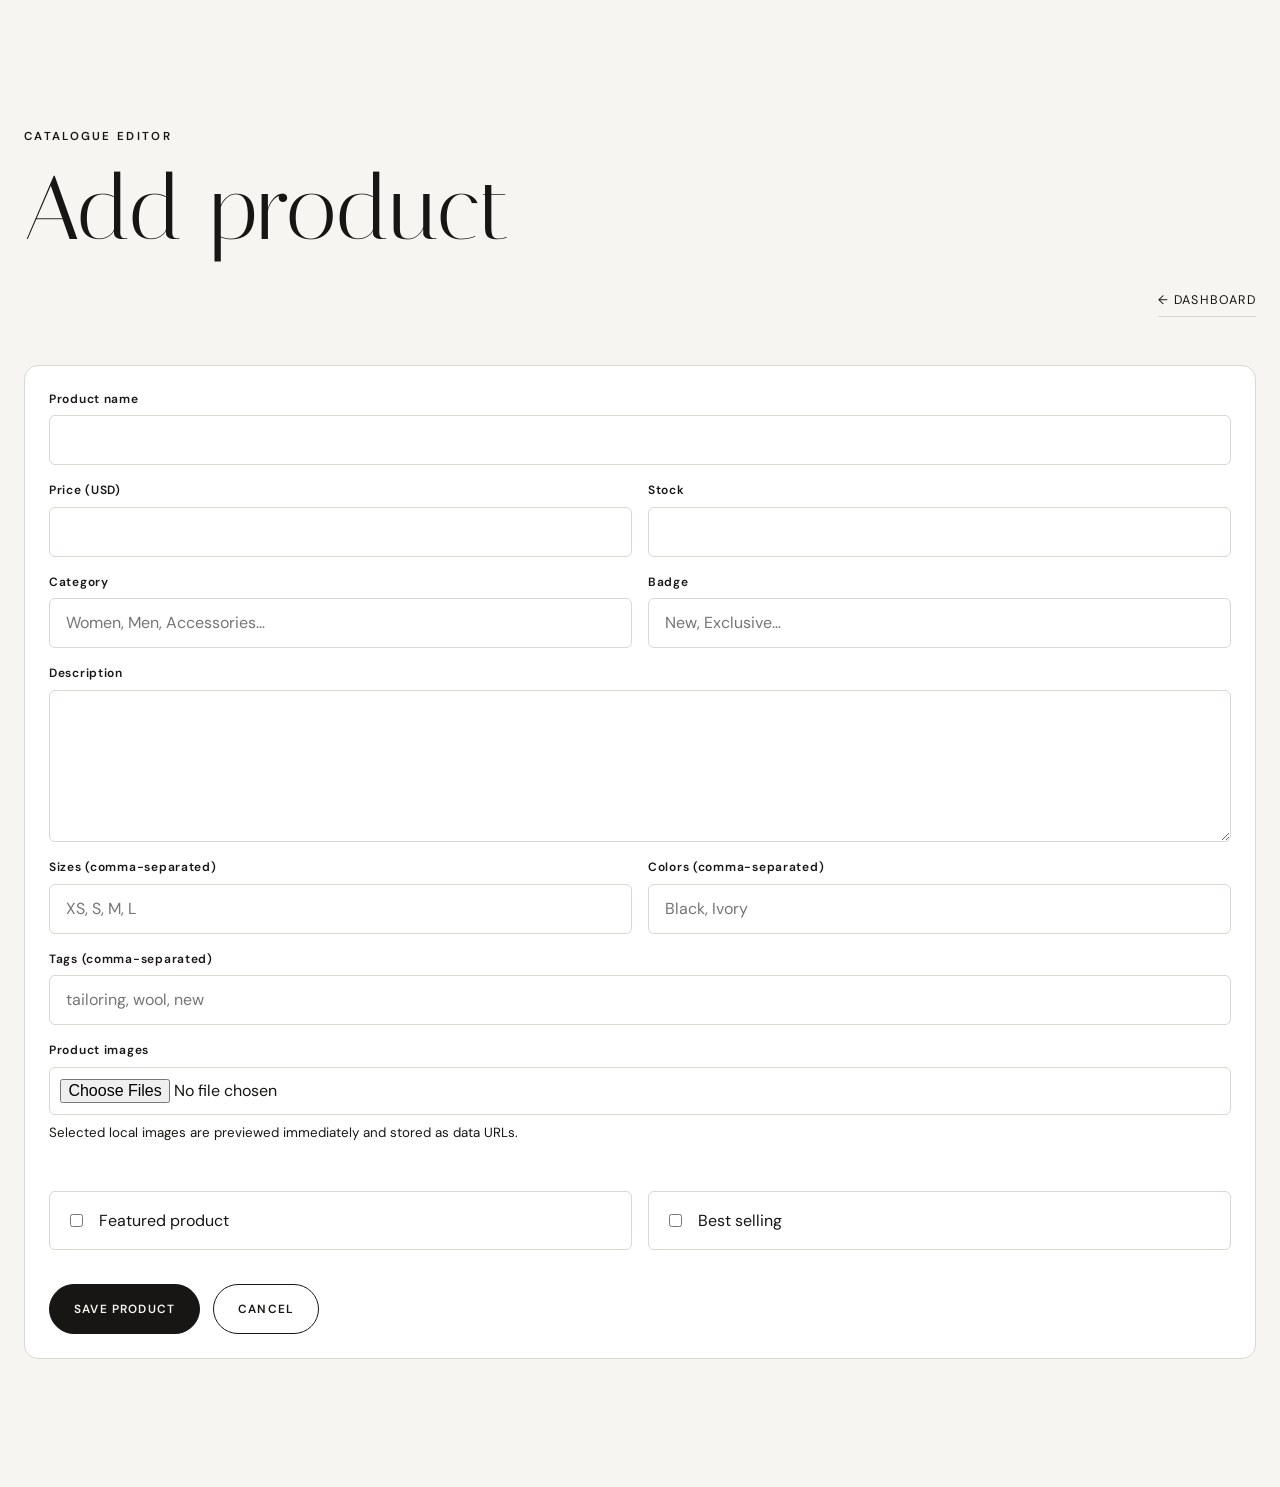
<file: add-product.html>
<!doctype html><html lang="en" data-theme="light"><head><meta charset="utf-8"><meta name="viewport" content="width=device-width,initial-scale=1"><title>Add Product | Maison Aurelia</title><link rel="stylesheet" href="https://fonts.googleapis.com/css2?family=DM+Sans:wght@400;500;600&family=Italiana&display=swap"><link rel="stylesheet" href="css/style.css"><link rel="stylesheet" href="css/admin.css"></head><body><main class="container section"><div class="section-heading"><div><p class="eyebrow">Catalogue editor</p><h1 data-form-title>Add product</h1></div><a class="arrow-link" href="admin.html">← Dashboard</a></div><form class="panel" data-product-form><div class="form-grid"><div class="form-group form-group--full"><label for="name">Product name</label><input class="form-control" id="name" name="name" required></div><div class="form-group"><label for="price">Price (USD)</label><input class="form-control" id="price" name="price" type="number" min="0" step="1" required></div><div class="form-group"><label for="stock">Stock</label><input class="form-control" id="stock" name="stock" type="number" min="0" required></div><div class="form-group"><label for="category">Category</label><input class="form-control" id="category" name="category" required placeholder="Women, Men, Accessories…"></div><div class="form-group"><label for="badge">Badge</label><input class="form-control" id="badge" name="badge" placeholder="New, Exclusive…"></div><div class="form-group form-group--full"><label for="description">Description</label><textarea class="form-control" id="description" name="description" rows="5" required></textarea></div><div class="form-group"><label for="sizes">Sizes (comma-separated)</label><input class="form-control" id="sizes" name="sizes" required placeholder="XS, S, M, L"></div><div class="form-group"><label for="colors">Colors (comma-separated)</label><input class="form-control" id="colors" name="colors" required placeholder="Black, Ivory"></div><div class="form-group form-group--full"><label for="tags">Tags (comma-separated)</label><input class="form-control" id="tags" name="tags" placeholder="tailoring, wool, new"></div><div class="form-group form-group--full"><label for="imageFiles">Product images</label><input class="form-control" id="imageFiles" name="imageFiles" type="file" accept="image/*" multiple><small>Selected local images are previewed immediately and stored as data URLs.</small><div class="image-preview-grid" data-image-preview></div></div><label class="choice-card"><input type="checkbox" name="featured"> Featured product</label><label class="choice-card"><input type="checkbox" name="bestSelling"> Best selling</label></div><div class="form-actions"><button class="button" type="submit">Save product</button><a class="button button--outline" href="admin.html">Cancel</a></div></form></main><script src="js/storage.js"></script><script src="js/theme.js"></script><script src="js/cart.js"></script><script src="js/wishlist.js"></script><script src="js/app.js"></script><script src="js/admin.js"></script></body></html>
</file>
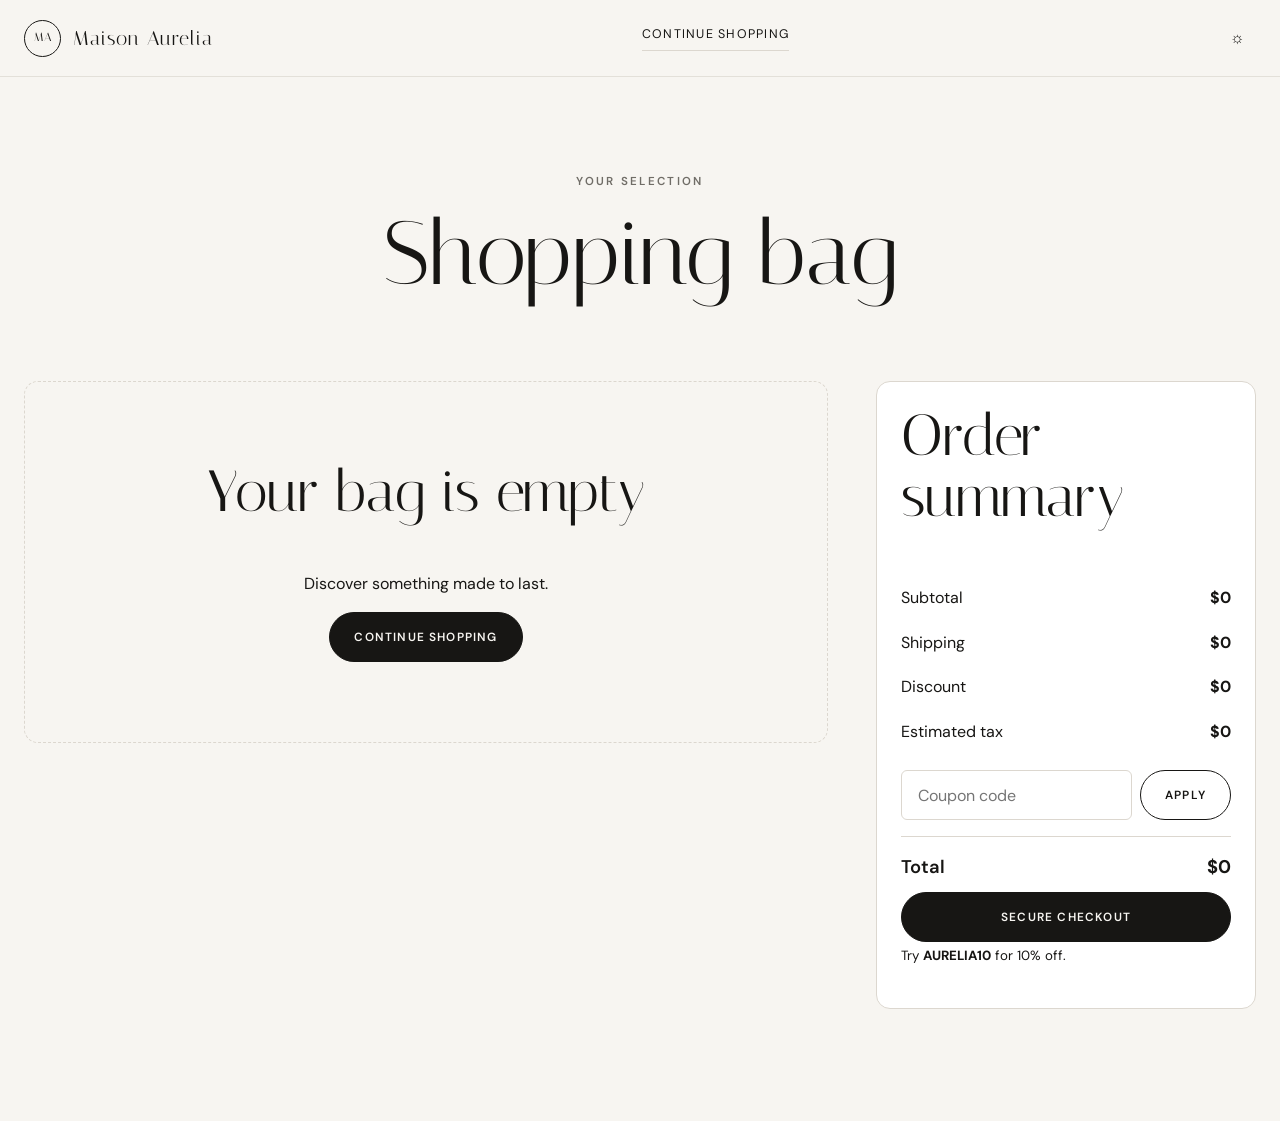
<file: cart.html>
<!doctype html><html lang="en" data-theme="light"><head><meta charset="utf-8"><meta name="viewport" content="width=device-width,initial-scale=1"><title>Shopping Bag | Maison Aurelia</title><link rel="stylesheet" href="https://fonts.googleapis.com/css2?family=DM+Sans:wght@400;500;600&family=Italiana&display=swap"><link rel="stylesheet" href="css/style.css"><link rel="stylesheet" href="css/responsive.css"></head><body><header class="site-header"><div class="container site-header__inner"><a class="brand" href="index.html"><span class="brand__mark">MA</span><span class="brand__name">Maison Aurelia</span></a><a class="arrow-link" href="shop.html">Continue shopping</a><button class="icon-button" data-theme-toggle>☼</button></div></header><main><section class="page-hero"><div class="container"><p class="eyebrow">Your selection</p><h1>Shopping bag</h1></div></section><div class="container two-column"><section data-cart-items aria-live="polite"></section><aside class="panel"><h2>Order summary</h2><div class="summary-row"><span>Subtotal</span><strong data-subtotal>$0</strong></div><div class="summary-row"><span>Shipping</span><strong data-shipping>$0</strong></div><div class="summary-row"><span>Discount</span><strong data-discount>$0</strong></div><div class="summary-row"><span>Estimated tax</span><strong data-tax>$0</strong></div><form class="coupon" data-coupon-form><input class="form-control" name="coupon" placeholder="Coupon code" aria-label="Coupon code"><button class="button button--outline">Apply</button></form><div class="summary-row summary-row--total"><span>Total</span><strong data-total>$0</strong></div><a class="button button--block" href="checkout.html">Secure checkout</a><p><small>Try <strong>AURELIA10</strong> for 10% off.</small></p></aside></div></main><script src="js/storage.js"></script><script src="js/theme.js"></script><script src="js/cart.js"></script><script src="js/wishlist.js"></script><script src="js/app.js"></script><script src="js/page.js"></script></body></html>
</file>
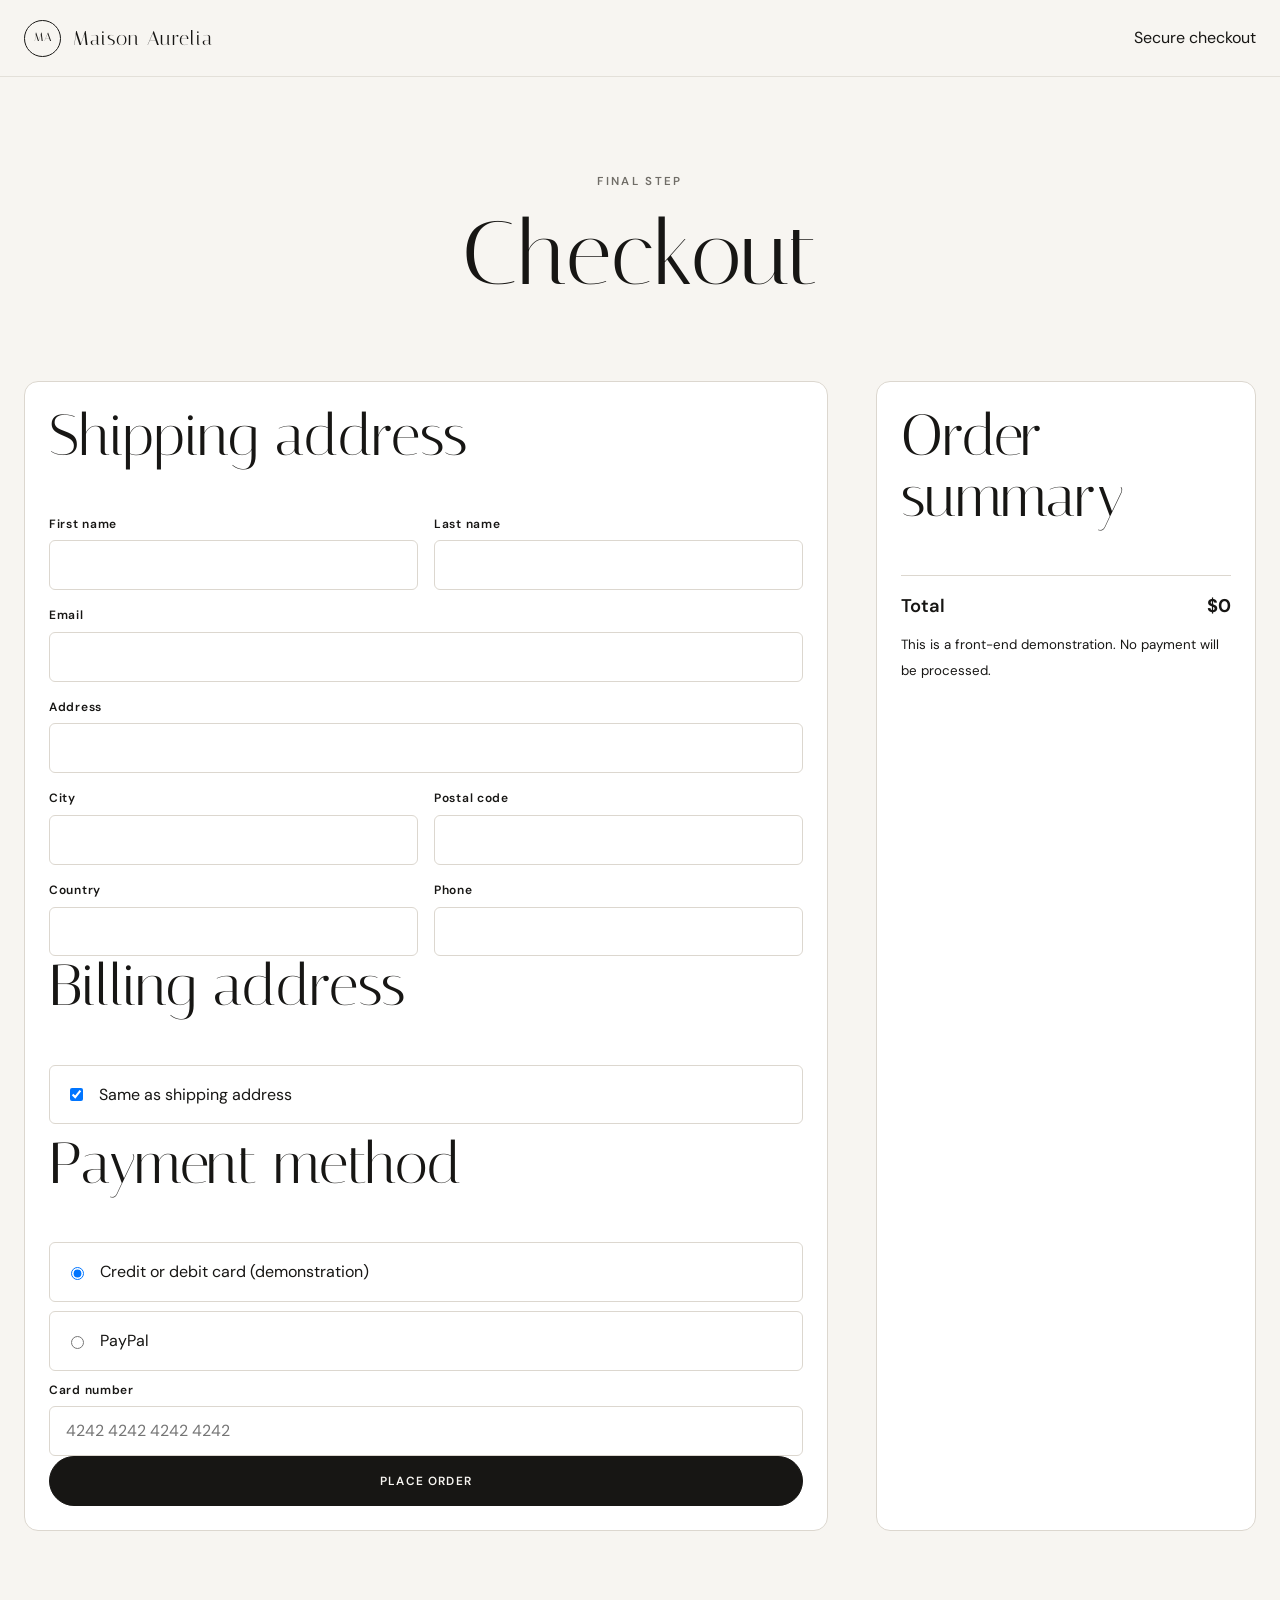
<file: checkout.html>
<!doctype html><html lang="en" data-theme="light"><head><meta charset="utf-8"><meta name="viewport" content="width=device-width,initial-scale=1"><title>Checkout | Maison Aurelia</title><link rel="stylesheet" href="https://fonts.googleapis.com/css2?family=DM+Sans:wght@400;500;600&family=Italiana&display=swap"><link rel="stylesheet" href="css/style.css"><link rel="stylesheet" href="css/responsive.css"></head><body><header class="site-header"><div class="container site-header__inner"><a class="brand" href="index.html"><span class="brand__mark">MA</span><span class="brand__name">Maison Aurelia</span></a><span>Secure checkout</span></div></header><main><section class="page-hero"><div class="container"><p class="eyebrow">Final step</p><h1>Checkout</h1></div></section><div class="container two-column" data-checkout-layout><form class="panel" data-checkout-form><h2>Shipping address</h2><div class="form-grid"><div class="form-group"><label for="firstName">First name</label><input class="form-control" id="firstName" name="firstName" required></div><div class="form-group"><label for="lastName">Last name</label><input class="form-control" id="lastName" name="lastName" required></div><div class="form-group form-group--full"><label for="email">Email</label><input class="form-control" id="email" name="email" type="email" required></div><div class="form-group form-group--full"><label for="address">Address</label><input class="form-control" id="address" name="address" required></div><div class="form-group"><label for="city">City</label><input class="form-control" id="city" name="city" required></div><div class="form-group"><label for="postal">Postal code</label><input class="form-control" id="postal" name="postal" required></div><div class="form-group"><label for="country">Country</label><input class="form-control" id="country" name="country" required></div><div class="form-group"><label for="phone">Phone</label><input class="form-control" id="phone" name="phone" type="tel"></div></div><h2>Billing address</h2><label class="choice-card"><input type="checkbox" name="billingSame" checked> Same as shipping address</label><h2>Payment method</h2><label class="choice-card"><input type="radio" name="payment" value="card" checked> Credit or debit card (demonstration)</label><label class="choice-card"><input type="radio" name="payment" value="paypal"> PayPal</label><div class="form-grid"><div class="form-group form-group--full"><label for="card">Card number</label><input class="form-control" id="card" inputmode="numeric" placeholder="4242 4242 4242 4242"></div></div><button class="button button--block" type="submit">Place order</button></form><aside class="panel"><h2>Order summary</h2><div data-checkout-summary></div><p><small>This is a front-end demonstration. No payment will be processed.</small></p></aside></div></main><script src="js/storage.js"></script><script src="js/theme.js"></script><script src="js/cart.js"></script><script src="js/wishlist.js"></script><script src="js/app.js"></script><script src="js/page.js"></script></body></html>
</file>
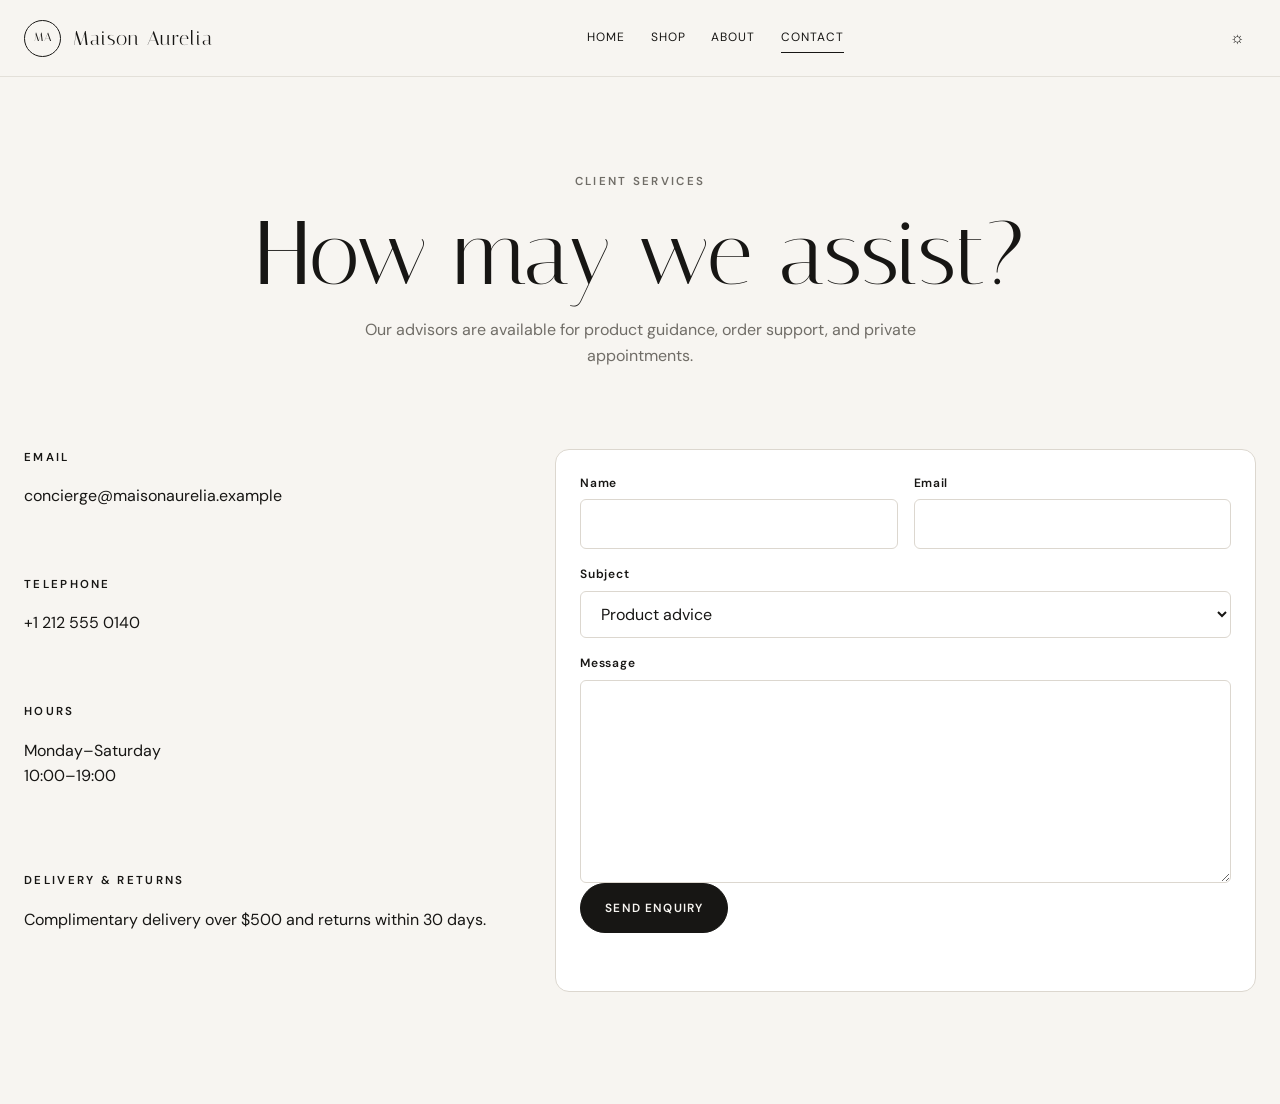
<file: contact.html>
<!doctype html><html lang="en" data-theme="light"><head><meta charset="utf-8"><meta name="viewport" content="width=device-width,initial-scale=1"><title>Contact | Maison Aurelia</title><link rel="stylesheet" href="https://fonts.googleapis.com/css2?family=DM+Sans:wght@400;500;600&family=Italiana&display=swap"><link rel="stylesheet" href="css/style.css"><link rel="stylesheet" href="css/responsive.css"></head><body><header class="site-header"><div class="container site-header__inner"><a class="brand" href="index.html"><span class="brand__mark">MA</span><span class="brand__name">Maison Aurelia</span></a><nav class="primary-navigation"><ul class="primary-navigation__list"><li><a href="index.html">Home</a></li><li><a href="shop.html">Shop</a></li><li><a href="about.html">About</a></li><li><a class="is-active" href="contact.html">Contact</a></li></ul></nav><button class="icon-button" data-theme-toggle>☼</button></div></header><main><section class="page-hero"><div class="container"><p class="eyebrow">Client services</p><h1>How may we assist?</h1><p>Our advisors are available for product guidance, order support, and private appointments.</p></div></section><div class="container contact-grid"><aside class="contact-details"><div><p class="eyebrow">Email</p><a href="mailto:concierge@maisonaurelia.example">concierge@maisonaurelia.example</a></div><div><p class="eyebrow">Telephone</p><a href="tel:+12125550140">+1 212 555 0140</a></div><div><p class="eyebrow">Hours</p><p>Monday–Saturday<br>10:00–19:00</p></div><div id="shipping"><p class="eyebrow">Delivery & returns</p><p>Complimentary delivery over $500 and returns within 30 days.</p></div></aside><form class="panel" data-contact-form><div class="form-grid"><div class="form-group"><label for="contactName">Name</label><input class="form-control" id="contactName" required></div><div class="form-group"><label for="contactEmail">Email</label><input class="form-control" id="contactEmail" type="email" required></div><div class="form-group form-group--full"><label for="subject">Subject</label><select class="form-control" id="subject"><option>Product advice</option><option>Order support</option><option>Private appointment</option><option>Press enquiry</option></select></div><div class="form-group form-group--full"><label for="message">Message</label><textarea class="form-control" id="message" rows="7" required></textarea></div></div><button class="button" type="submit">Send enquiry</button><p class="form-message" data-contact-message aria-live="polite"></p></form></div></main><script src="js/storage.js"></script><script src="js/theme.js"></script><script src="js/cart.js"></script><script src="js/wishlist.js"></script><script src="js/app.js"></script><script>document.querySelector('[data-contact-form]').addEventListener('submit',function(e){e.preventDefault();this.querySelector('[data-contact-message]').textContent='Thank you. A client advisor will be in touch shortly.';this.reset();});</script></body></html>
</file>
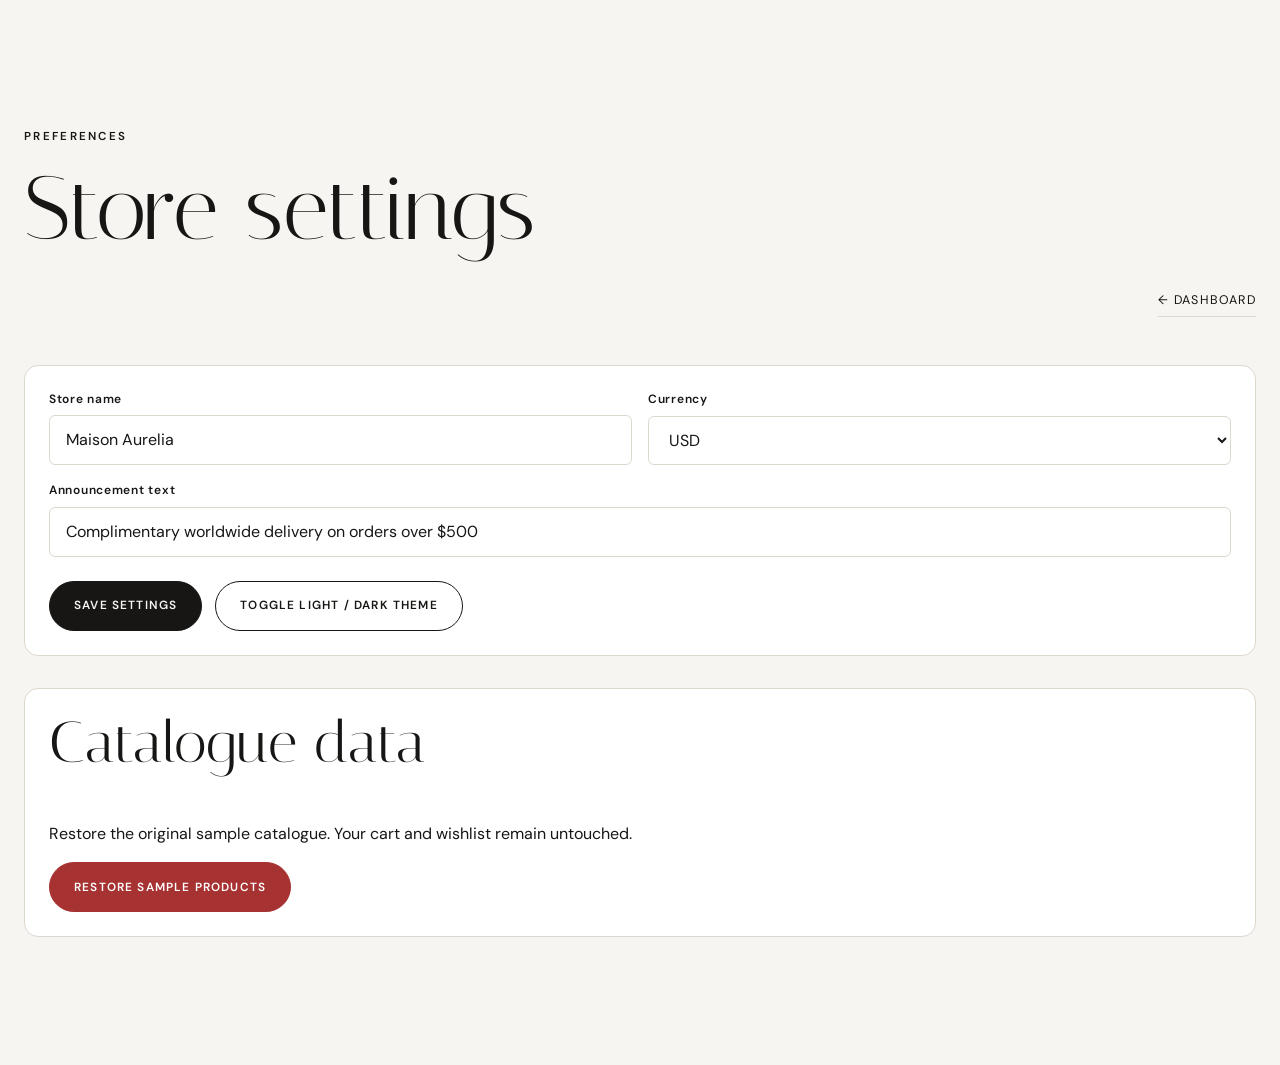
<file: settings.html>
<!doctype html><html lang="en" data-theme="light"><head><meta charset="utf-8"><meta name="viewport" content="width=device-width,initial-scale=1"><title>Settings | Maison Aurelia</title><link rel="stylesheet" href="https://fonts.googleapis.com/css2?family=DM+Sans:wght@400;500;600&family=Italiana&display=swap"><link rel="stylesheet" href="css/style.css"></head><body><main class="container section"><div class="section-heading"><div><p class="eyebrow">Preferences</p><h1>Store settings</h1></div><a class="arrow-link" href="admin.html">← Dashboard</a></div><form class="panel" data-settings-form><div class="form-grid"><div class="form-group"><label for="storeName">Store name</label><input class="form-control" id="storeName" name="storeName" value="Maison Aurelia"></div><div class="form-group"><label for="currency">Currency</label><select class="form-control" id="currency" name="currency"><option>USD</option><option>EUR</option><option>JPY</option></select></div><div class="form-group form-group--full"><label for="announcement">Announcement text</label><input class="form-control" id="announcement" name="announcement" value="Complimentary worldwide delivery on orders over $500"></div></div><div class="form-actions"><button class="button">Save settings</button><button class="button button--outline" type="button" data-theme-toggle>Toggle light / dark theme</button></div></form><section class="panel" style="margin-top:2rem"><h2>Catalogue data</h2><p>Restore the original sample catalogue. Your cart and wishlist remain untouched.</p><button class="button button--danger" type="button" data-reset-products>Restore sample products</button></section></main><script src="js/storage.js"></script><script src="js/theme.js"></script><script src="js/cart.js"></script><script src="js/wishlist.js"></script><script src="js/app.js"></script><script src="js/page.js"></script></body></html>
</file>
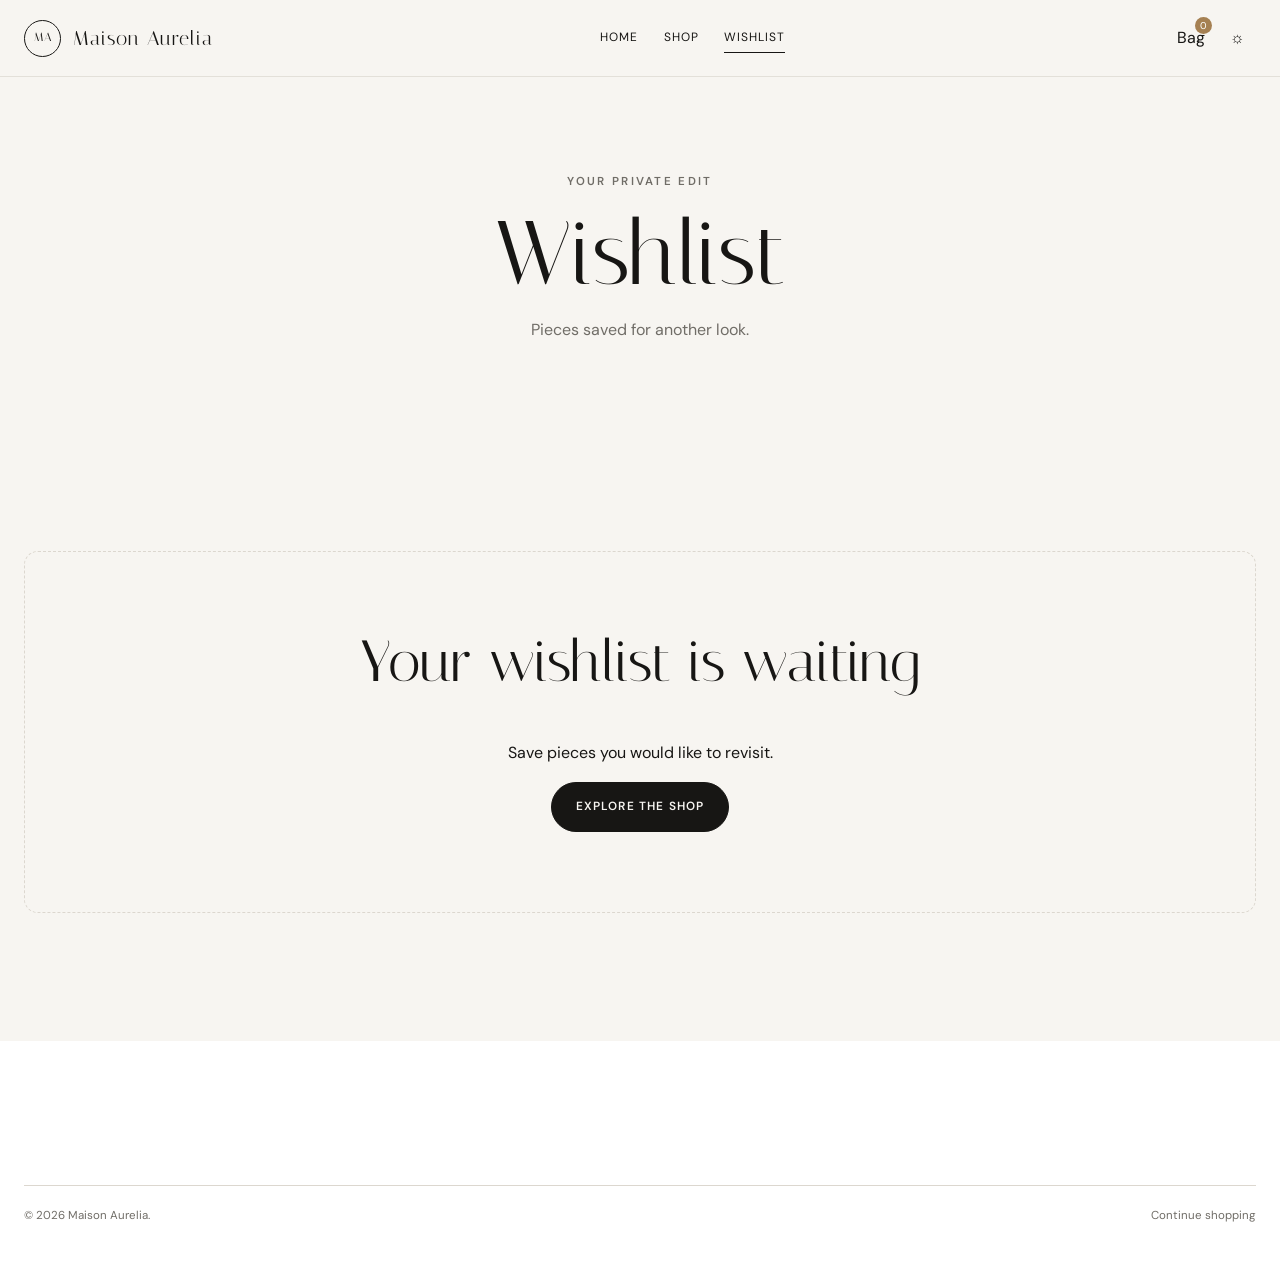
<file: wishlist.html>
<!doctype html><html lang="en" data-theme="light"><head><meta charset="utf-8"><meta name="viewport" content="width=device-width,initial-scale=1"><title>Wishlist | Maison Aurelia</title><link rel="stylesheet" href="https://fonts.googleapis.com/css2?family=DM+Sans:wght@400;500;600&family=Italiana&display=swap"><link rel="stylesheet" href="css/style.css"><link rel="stylesheet" href="css/responsive.css"></head><body><header class="site-header"><div class="container site-header__inner"><a class="brand" href="index.html"><span class="brand__mark">MA</span><span class="brand__name">Maison Aurelia</span></a><nav class="primary-navigation"><ul class="primary-navigation__list"><li><a href="index.html">Home</a></li><li><a href="shop.html">Shop</a></li><li><a class="is-active" href="wishlist.html">Wishlist</a></li></ul></nav><div class="site-header__actions"><a class="icon-button" href="cart.html">Bag<span class="action-count" data-cart-count>0</span></a><button class="icon-button" data-theme-toggle>☼</button></div></div></header><main><section class="page-hero"><div class="container"><p class="eyebrow">Your private edit</p><h1>Wishlist</h1><p>Pieces saved for another look.</p></div></section><section class="container section"><div class="product-grid" data-wishlist-grid></div></section></main><footer class="site-footer"><div class="container site-footer__bottom"><p>© <span data-current-year></span> Maison Aurelia.</p><a href="shop.html">Continue shopping</a></div></footer><script src="js/storage.js"></script><script src="js/theme.js"></script><script src="js/cart.js"></script><script src="js/wishlist.js"></script><script src="js/app.js"></script><script src="js/page.js"></script></body></html>
</file>
<file: css/style.css>
/* ========================================================================== 
   MAISON AURELIA — GLOBAL DESIGN SYSTEM
   Change the variables below to retheme the complete storefront.
   ========================================================================== */
:root {
  --blue:#3159d8; --red:#b63838; --yellow:#d8aa31; --cyan:#36b7be;
  --primary:#151412; --accent:#a58052; --bg:#f7f5f1; --surface:#fff;
  --surface-2:#eeeae4; --text:#171614; --muted:#706d67; --line:#dcd7cf;
  --success:#28724c; --danger:#a73232; --white:#fff; --black:#0d0d0c;
  --font-display:"Italiana",Georgia,serif; --font-body:"DM Sans",Arial,sans-serif;
  --space-1:.35rem; --space-2:.65rem; --space-3:1rem; --space-4:1.5rem;
  --space-5:2rem; --space-6:3rem; --space-7:5rem; --space-8:8rem;
  --radius-sm:6px; --radius-md:14px; --radius-lg:26px; --radius-pill:999px;
  --shadow-sm:0 8px 24px rgba(20,18,14,.08); --shadow-lg:0 22px 70px rgba(20,18,14,.16);
  --ease:cubic-bezier(.22,1,.36,1); --fast:180ms; --normal:420ms;
  --container:1240px; --header-height:76px;
}
[data-theme="dark"] { --bg:#11110f; --surface:#1b1a18; --surface-2:#24221f; --text:#f1eee8; --muted:#aaa69f; --line:#38352f; --primary:#eeeae3; --shadow-sm:0 8px 24px rgba(0,0,0,.28); --shadow-lg:0 22px 70px rgba(0,0,0,.45); color-scheme:dark; }
* { box-sizing:border-box; }
html { scroll-behavior:smooth; }
body { margin:0; background:var(--bg); color:var(--text); font-family:var(--font-body); line-height:1.6; }
body.menu-open { overflow:hidden; }
img { display:block; width:100%; max-width:100%; object-fit:cover; }
a { color:inherit; text-decoration:none; }
button,input,select,textarea { font:inherit; color:inherit; }
button { cursor:pointer; }
h1,h2,h3,p { margin-top:0; }
h1,h2,h3 { font-family:var(--font-display); font-weight:400; line-height:1.05; }
h1 { font-size:clamp(3.2rem,7vw,7.2rem); } h2 { font-size:clamp(2.25rem,4.5vw,4.5rem); } h3 { font-size:1.55rem; }
.container { width:min(calc(100% - 3rem),var(--container)); margin-inline:auto; }
.container--narrow { max-width:830px; text-align:center; }
.section { padding:var(--space-8) 0; }
.eyebrow { margin-bottom:var(--space-3); font-size:.72rem; font-weight:600; letter-spacing:.2em; text-transform:uppercase; }
.visually-hidden { position:absolute!important; width:1px; height:1px; padding:0; margin:-1px; overflow:hidden; clip:rect(0,0,0,0); white-space:nowrap; border:0; }
.skip-link { position:fixed; top:-100px; left:1rem; z-index:9999; padding:.8rem 1rem; background:var(--text); color:var(--bg); }
.skip-link:focus { top:1rem; }
:focus-visible { outline:3px solid var(--accent); outline-offset:3px; }
.announcement-bar { position:relative; display:flex; justify-content:center; align-items:center; min-height:34px; padding:.3rem 3rem; background:var(--black); color:var(--white); font-size:.7rem; letter-spacing:.08em; text-align:center; }
.announcement-bar p { margin:0; }.announcement-bar__close { position:absolute; right:1rem; border:0; background:none; color:inherit; font-size:1.2rem; }
.site-header { position:sticky; top:0; z-index:1000; background:color-mix(in srgb,var(--bg) 84%,transparent); border-bottom:1px solid color-mix(in srgb,var(--line) 72%,transparent); backdrop-filter:blur(18px); }
.site-header__inner { min-height:var(--header-height); display:flex; align-items:center; justify-content:space-between; gap:1.5rem; }
.brand { display:inline-flex; align-items:center; gap:.75rem; white-space:nowrap; }.brand__mark { display:grid; place-items:center; width:37px; height:37px; border:1px solid currentColor; border-radius:50%; font-family:var(--font-display); font-size:.75rem; }.brand__name { font-family:var(--font-display); font-size:1.25rem; letter-spacing:.05em; }
.primary-navigation__list,.mobile-navigation__list,.footer-links,.brand-marquee__list { list-style:none; margin:0; padding:0; }
.primary-navigation__list { display:flex; gap:1.6rem; font-size:.75rem; text-transform:uppercase; letter-spacing:.08em; }.primary-navigation a { position:relative; }.primary-navigation a::after { content:""; position:absolute; left:0; right:100%; bottom:-8px; height:1px; background:currentColor; transition:right var(--normal) var(--ease); }.primary-navigation a:hover::after,.primary-navigation a.is-active::after { right:0; }
.site-header__actions { display:flex; align-items:center; gap:.5rem; }.icon-button,.text-button,.admin-link { border:0; background:none; }.icon-button { position:relative; min-width:38px; min-height:38px; display:grid; place-items:center; border-radius:50%; }.icon-button:hover { background:var(--surface-2); }.action-count { position:absolute; top:-2px; right:-2px; display:grid; place-items:center; min-width:17px; height:17px; padding:0 4px; border-radius:999px; background:var(--accent); color:#fff; font-size:.62rem; }.admin-link { font-size:.72rem; text-transform:uppercase; }.menu-toggle { display:none; }.theme-toggle__moon { display:none; }[data-theme="dark"] .theme-toggle__sun { display:none; }[data-theme="dark"] .theme-toggle__moon { display:inline; }
.search-panel { position:absolute; inset:100% 0 auto; padding:1.5rem 0; background:var(--surface); border-bottom:1px solid var(--line); box-shadow:var(--shadow-sm); transform:translateY(-12px); opacity:0; visibility:hidden; transition:.25s; }.search-panel.is-open { transform:none; opacity:1; visibility:visible; }.search-panel__inner { display:flex; gap:1rem; }.search-panel input { flex:1; padding:1rem 0; border:0; border-bottom:1px solid var(--line); background:transparent; font-family:var(--font-display); font-size:1.5rem; }.search-results { max-height:55vh; overflow:auto; }.search-result { display:flex; align-items:center; gap:1rem; padding:.8rem 0; border-bottom:1px solid var(--line); }.search-result img { width:55px; height:68px; }
.mobile-navigation,.drawer-backdrop { display:none; }
.hero { position:relative; min-height:calc(100vh - 110px); display:flex; align-items:flex-end; overflow:hidden; color:#fff; }.hero__media,.hero__overlay { position:absolute; inset:0; }.hero__media img { height:100%; }.hero__overlay { background:linear-gradient(90deg,rgba(0,0,0,.58),rgba(0,0,0,.08) 70%),linear-gradient(0deg,rgba(0,0,0,.38),transparent 50%); }.hero__content { position:relative; z-index:1; padding-bottom:10vh; }.hero h1 { max-width:850px; margin-bottom:1.4rem; }.hero h1 em { font-weight:400; }.hero__description { max-width:520px; font-size:1.05rem; }.hero__scroll { position:absolute; z-index:2; right:3rem; bottom:3rem; display:flex; gap:1rem; font-size:.7rem; letter-spacing:.12em; text-transform:uppercase; }
.button-group { display:flex; flex-wrap:wrap; gap:.8rem; margin-top:2rem; }.button { display:inline-flex; justify-content:center; align-items:center; min-height:50px; padding:.8rem 1.5rem; border:1px solid var(--text); border-radius:var(--radius-pill); background:var(--text); color:var(--bg); font-size:.74rem; font-weight:600; letter-spacing:.1em; text-transform:uppercase; transition:transform var(--fast),background var(--fast); }.button:hover { transform:translateY(-2px); }.button--light { border-color:#fff; background:#fff; color:#111; }.button--ghost-light { border-color:#fff; background:transparent; color:#fff; }.button--outline { background:transparent; color:var(--text); }.button--danger { border-color:var(--danger); background:var(--danger); color:#fff; }.button--block { width:100%; }
.brand-statement p:last-child { max-width:630px; margin:1.5rem auto 0; color:var(--muted); }.section-heading { display:flex; justify-content:space-between; align-items:end; gap:2rem; margin-bottom:3rem; }.section-heading h2 { margin:0; }.arrow-link { display:inline-flex; gap:.8rem; border-bottom:1px solid var(--line); padding-bottom:.3rem; font-size:.78rem; text-transform:uppercase; letter-spacing:.1em; }
.collection-grid { display:grid; grid-template-columns:1.35fr 1fr; grid-template-rows:repeat(2,420px); gap:1.2rem; }.collection-card { position:relative; overflow:hidden; border-radius:var(--radius-md); color:#fff; }.collection-card--large { grid-row:1/3; }.collection-card img { height:100%; transition:transform 1s var(--ease); }.collection-card::after { content:""; position:absolute; inset:0; background:linear-gradient(0deg,rgba(0,0,0,.58),transparent 60%); }.collection-card:hover img { transform:scale(1.035); }.collection-card__content { position:absolute; z-index:1; left:2rem; right:2rem; bottom:2rem; display:flex; flex-direction:column; align-items:flex-start; }.collection-card__title { font-family:var(--font-display); font-size:2.2rem; }.collection-card__link { margin-top:.8rem; font-size:.72rem; text-transform:uppercase; letter-spacing:.1em; }
.product-grid { display:grid; grid-template-columns:repeat(4,1fr); gap:1.25rem; }.product-card { position:relative; min-width:0; }.product-card__media { position:relative; aspect-ratio:3/4; overflow:hidden; border-radius:var(--radius-md); background:var(--surface-2); }.product-card__media img { height:100%; transition:transform .7s var(--ease); }.product-card:hover img { transform:scale(1.035); }.product-card__body { padding:1rem .15rem; }.product-card__title { margin:.25rem 0; font-family:var(--font-display); font-size:1.25rem; }.product-card__meta { display:flex; justify-content:space-between; gap:1rem; color:var(--muted); font-size:.78rem; }.product-card__badge { position:absolute; top:.8rem; left:.8rem; z-index:2; padding:.35rem .65rem; background:var(--surface); color:var(--text); border-radius:var(--radius-pill); font-size:.62rem; text-transform:uppercase; }.product-card__wishlist { position:absolute; top:.7rem; right:.7rem; z-index:2; background:var(--surface); }.product-card__actions { position:absolute; z-index:2; left:.7rem; right:.7rem; bottom:.7rem; display:flex; gap:.4rem; transform:translateY(120%); transition:transform .35s var(--ease); }.product-card:hover .product-card__actions { transform:none; }.product-card__actions .button { flex:1; min-height:42px; padding:.5rem; }.product-card--skeleton { aspect-ratio:3/4; border-radius:var(--radius-md); background:linear-gradient(100deg,var(--surface-2) 30%,var(--surface) 50%,var(--surface-2) 70%); background-size:400%; animation:shimmer 1.5s infinite; }
.editorial-feature { display:grid; grid-template-columns:1.15fr .85fr; min-height:720px; background:var(--surface-2); }.editorial-feature__image img { height:100%; }.editorial-feature__content { display:flex; flex-direction:column; justify-content:center; align-items:flex-start; padding:8vw; }.editorial-feature__content p { max-width:450px; color:var(--muted); }.brand-marquee { text-align:center; }.brand-marquee__list { display:flex; flex-wrap:wrap; justify-content:space-around; gap:2rem; margin-top:2rem; font-family:var(--font-display); font-size:clamp(1.3rem,2vw,2rem); color:var(--muted); }.newsletter { background:var(--primary); color:var(--bg); }.newsletter p { color:color-mix(in srgb,var(--bg) 70%,transparent); }.newsletter-form { max-width:580px; margin:2rem auto 0; }.field { display:flex; border-bottom:1px solid currentColor; }.field input { flex:1; padding:1rem 0; border:0; background:transparent; outline:0; }.field button { border:0; background:none; }.form-message { min-height:1.5rem; margin:.6rem 0 0; font-size:.8rem; }
.site-footer { padding:5rem 0 1.5rem; background:var(--surface); }.site-footer__grid { display:grid; grid-template-columns:2fr repeat(3,1fr); gap:3rem; }.site-footer__brand p { margin-top:1rem; color:var(--muted); }.footer-heading { font-family:var(--font-body); font-size:.7rem; font-weight:600; letter-spacing:.14em; text-transform:uppercase; }.footer-links { display:grid; gap:.65rem; color:var(--muted); font-size:.88rem; }.site-footer__bottom { display:flex; justify-content:space-between; margin-top:4rem; padding-top:1.3rem; border-top:1px solid var(--line); color:var(--muted); font-size:.72rem; }.site-footer__legal { display:flex; gap:1.3rem; }.site-footer__legal button { padding:0; border:0; background:none; }.back-to-top { position:fixed; right:1.5rem; bottom:1.5rem; z-index:50; width:45px; height:45px; border:1px solid var(--line); border-radius:50%; background:var(--surface); box-shadow:var(--shadow-sm); opacity:0; transform:translateY(12px); pointer-events:none; transition:.25s; }.back-to-top.is-visible { opacity:1; transform:none; pointer-events:auto; }
/* Interior pages and reusable forms */
.page-hero { padding:6rem 0 4rem; text-align:center; }.page-hero h1 { margin-bottom:1rem; }.page-hero p { max-width:650px; margin-inline:auto; color:var(--muted); }.toolbar { display:flex; flex-wrap:wrap; gap:1rem; align-items:center; margin-bottom:2rem; padding:1rem; border:1px solid var(--line); border-radius:var(--radius-md); background:var(--surface); }.toolbar input,.toolbar select,.form-control { min-height:46px; padding:.7rem 1rem; border:1px solid var(--line); border-radius:var(--radius-sm); background:var(--surface); }.toolbar input { flex:1; min-width:220px; }.pagination { display:flex; justify-content:center; gap:.5rem; margin-top:3rem; }.pagination button { width:42px; height:42px; border:1px solid var(--line); border-radius:50%; background:var(--surface); }.pagination button.is-active { background:var(--text); color:var(--bg); }
.product-detail { display:grid; grid-template-columns:1.15fr .85fr; gap:5rem; padding:4rem 0 7rem; }.product-gallery { display:grid; grid-template-columns:100px 1fr; gap:1rem; }.product-gallery__thumbs { display:grid; align-content:start; gap:.75rem; }.product-gallery__thumb { padding:0; border:2px solid transparent; background:none; }.product-gallery__thumb.is-active { border-color:var(--accent); }.product-gallery__main { aspect-ratio:3/4; overflow:hidden; border-radius:var(--radius-md); background:var(--surface-2); }.product-gallery__main img { height:100%; }.product-info { position:sticky; top:120px; align-self:start; }.product-info__price { font-size:1.25rem; }.rating { color:var(--accent); }.option-group { margin:1.5rem 0; }.option-group legend { margin-bottom:.6rem; font-size:.75rem; text-transform:uppercase; letter-spacing:.12em; }.option-list { display:flex; flex-wrap:wrap; gap:.6rem; }.option-list input { position:absolute; opacity:0; }.option-list label { display:grid; place-items:center; min-width:44px; height:44px; padding:0 .8rem; border:1px solid var(--line); border-radius:var(--radius-pill); }.option-list input:checked+label { border-color:var(--text); background:var(--text); color:var(--bg); }.quantity-control { display:inline-flex; align-items:center; border:1px solid var(--line); border-radius:var(--radius-pill); }.quantity-control button { width:42px; height:42px; border:0; background:none; }.quantity-control input { width:45px; border:0; background:none; text-align:center; }
.two-column { display:grid; grid-template-columns:1fr 380px; gap:3rem; padding-bottom:7rem; }.panel { padding:1.5rem; border:1px solid var(--line); border-radius:var(--radius-md); background:var(--surface); }.cart-item { display:grid; grid-template-columns:110px 1fr auto; gap:1.2rem; padding:1.2rem 0; border-bottom:1px solid var(--line); }.cart-item img { height:145px; border-radius:var(--radius-sm); }.cart-item__actions { display:flex; align-items:center; gap:1rem; }.summary-row { display:flex; justify-content:space-between; padding:.6rem 0; }.summary-row--total { margin-top:.7rem; padding-top:1rem; border-top:1px solid var(--line); font-size:1.15rem; font-weight:600; }.empty-state { grid-column:1/-1; padding:5rem 1rem; text-align:center; border:1px dashed var(--line); border-radius:var(--radius-md); }.coupon { display:flex; gap:.5rem; margin:1rem 0; }.coupon input { min-width:0; flex:1; }
.form-grid { display:grid; grid-template-columns:repeat(2,1fr); gap:1rem; }.form-group { display:grid; gap:.4rem; }.form-group--full { grid-column:1/-1; }.form-group label { font-size:.75rem; font-weight:600; letter-spacing:.06em; }.form-control { width:100%; }.form-control[type="file"] { padding:.65rem; }.form-actions { display:flex; gap:.8rem; margin-top:1.5rem; }.choice-card { display:flex; gap:.8rem; padding:1rem; border:1px solid var(--line); border-radius:var(--radius-sm); margin:.6rem 0; }.notice { padding:1rem; border-radius:var(--radius-sm); background:var(--surface-2); }.toast-region { position:fixed; z-index:3000; right:1.5rem; bottom:5rem; display:grid; gap:.6rem; }.toast { padding:1rem 1.2rem; border-radius:var(--radius-sm); background:var(--text); color:var(--bg); box-shadow:var(--shadow-lg); animation:slideUp .3s var(--ease); }.modal { position:fixed; inset:0; z-index:2500; display:none; place-items:center; padding:1rem; background:rgba(0,0,0,.58); }.modal.is-open { display:grid; }.modal__dialog { width:min(100%,470px); padding:2rem; border-radius:var(--radius-md); background:var(--surface); box-shadow:var(--shadow-lg); }.modal__actions { display:flex; justify-content:flex-end; gap:.7rem; margin-top:1.5rem; }
.content-page { max-width:850px; margin:0 auto; padding:0 1.5rem 7rem; }.content-page h2 { margin-top:3rem; font-size:2.2rem; }.contact-grid { display:grid; grid-template-columns:.8fr 1.2fr; gap:4rem; padding-bottom:7rem; }.contact-details { display:grid; gap:1.5rem; }.image-preview-grid { display:grid; grid-template-columns:repeat(4,1fr); gap:.7rem; margin-top:1rem; }.image-preview-grid img { aspect-ratio:1; border-radius:var(--radius-sm); }
@keyframes shimmer { to { background-position:-400% 0; } }
</file>
<file: css/admin.css>
/* Admin-only dashboard and data-table presentation. */
.admin-shell { display:grid; grid-template-columns:250px 1fr; min-height:100vh; }.admin-sidebar { position:sticky; top:0; height:100vh; padding:2rem 1.3rem; background:#11110f; color:#f7f5f1; }.admin-sidebar nav { display:grid; gap:.5rem; margin-top:3rem; }.admin-sidebar a { padding:.8rem 1rem; border-radius:var(--radius-sm); }.admin-sidebar a:hover,.admin-sidebar a.is-active { background:#292722; }.admin-main { min-width:0; padding:3rem; }.admin-topbar { display:flex; justify-content:space-between; align-items:center; gap:1rem; margin-bottom:2rem; }.admin-topbar h1 { margin:0; font-size:3rem; }.stat-grid { display:grid; grid-template-columns:repeat(4,1fr); gap:1rem; margin-bottom:2rem; }.stat-card { padding:1.4rem; border:1px solid var(--line); border-radius:var(--radius-md); background:var(--surface); }.stat-card strong { display:block; margin-top:.5rem; font-family:var(--font-display); font-size:2rem; }.table-wrap { overflow:auto; border:1px solid var(--line); border-radius:var(--radius-md); background:var(--surface); }.data-table { width:100%; border-collapse:collapse; }.data-table th,.data-table td { padding:1rem; border-bottom:1px solid var(--line); text-align:left; white-space:nowrap; }.data-table th { font-size:.7rem; text-transform:uppercase; letter-spacing:.1em; }.product-cell { display:flex; align-items:center; gap:.8rem; }.product-cell img { width:46px; height:58px; border-radius:4px; }.table-actions { display:flex; gap:.4rem; }.table-actions button,.table-actions a { padding:.4rem .7rem; border:1px solid var(--line); border-radius:var(--radius-sm); background:transparent; font-size:.75rem; }
@media (max-width:900px) { .admin-shell { grid-template-columns:1fr; }.admin-sidebar { position:static; height:auto; }.admin-sidebar nav { grid-template-columns:repeat(3,1fr); margin-top:1rem; }.admin-main { padding:1.5rem; }.stat-grid { grid-template-columns:repeat(2,1fr); } }
@media (max-width:520px) { .admin-sidebar nav { grid-template-columns:1fr 1fr; }.stat-grid { grid-template-columns:1fr; }.admin-topbar { align-items:flex-start; flex-direction:column; } }
</file>
<file: css/responsive.css>
/* Responsive layout overrides: desktop-first, grouped by breakpoint. */
@media (max-width:1050px) {
  .primary-navigation,.admin-link { display:none; }.menu-toggle { display:grid; }.product-grid { grid-template-columns:repeat(3,1fr); }.site-footer__grid { grid-template-columns:repeat(2,1fr); }.product-detail { gap:2.5rem; }
  .mobile-navigation { position:fixed; display:block; z-index:2000; inset:0 auto 0 0; width:min(88vw,390px); padding:1.5rem; background:var(--surface); transform:translateX(-105%); transition:transform var(--normal) var(--ease); }.mobile-navigation.is-open { transform:none; }.mobile-navigation__header { display:flex; justify-content:space-between; align-items:center; padding-bottom:1.5rem; border-bottom:1px solid var(--line); }.mobile-navigation__list { display:grid; gap:1.2rem; padding-top:2rem; font-family:var(--font-display); font-size:1.8rem; }.drawer-backdrop { position:fixed; display:block; z-index:1900; inset:0; border:0; background:rgba(0,0,0,.48); opacity:0; visibility:hidden; }.drawer-backdrop.is-open { opacity:1; visibility:visible; }
}
@media (max-width:780px) {
  :root { --space-8:5rem; }.container { width:min(calc(100% - 2rem),var(--container)); }.brand__name { display:none; }.site-header__actions { gap:.1rem; }.site-header__actions .admin-link { display:none; }.hero { min-height:78vh; }.hero__scroll { display:none; }.collection-grid { grid-template-columns:1fr; grid-template-rows:520px 360px 360px; }.collection-card--large { grid-row:auto; }.product-grid { grid-template-columns:repeat(2,1fr); }.editorial-feature { grid-template-columns:1fr; }.editorial-feature__image { height:540px; }.editorial-feature__content { padding:4rem 1.5rem; }.product-detail { grid-template-columns:1fr; }.product-info { position:static; }.two-column,.contact-grid { grid-template-columns:1fr; }.two-column aside { order:-1; }.site-footer__bottom { flex-direction:column; gap:.8rem; }.form-grid { grid-template-columns:1fr; }.form-group--full { grid-column:auto; }
}
@media (max-width:520px) {
  h1 { font-size:3.35rem; }.announcement-bar { padding-right:2.5rem; }.site-header__actions .theme-toggle { display:none; }.hero__content { padding-bottom:4rem; }.button-group .button { width:100%; }.section-heading { align-items:start; flex-direction:column; }.product-grid { gap:.7rem; }.product-card__actions { position:static; transform:none; margin-top:.5rem; }.product-card__actions .button:first-child { display:none; }.product-gallery { grid-template-columns:1fr; }.product-gallery__thumbs { grid-row:2; grid-template-columns:repeat(4,1fr); }.cart-item { grid-template-columns:82px 1fr; }.cart-item img { height:110px; }.cart-item>strong { grid-column:2; }.site-footer__grid { grid-template-columns:1fr; }.site-footer__legal { flex-wrap:wrap; }.toolbar { align-items:stretch; }.toolbar>* { width:100%; }
}
</file>
